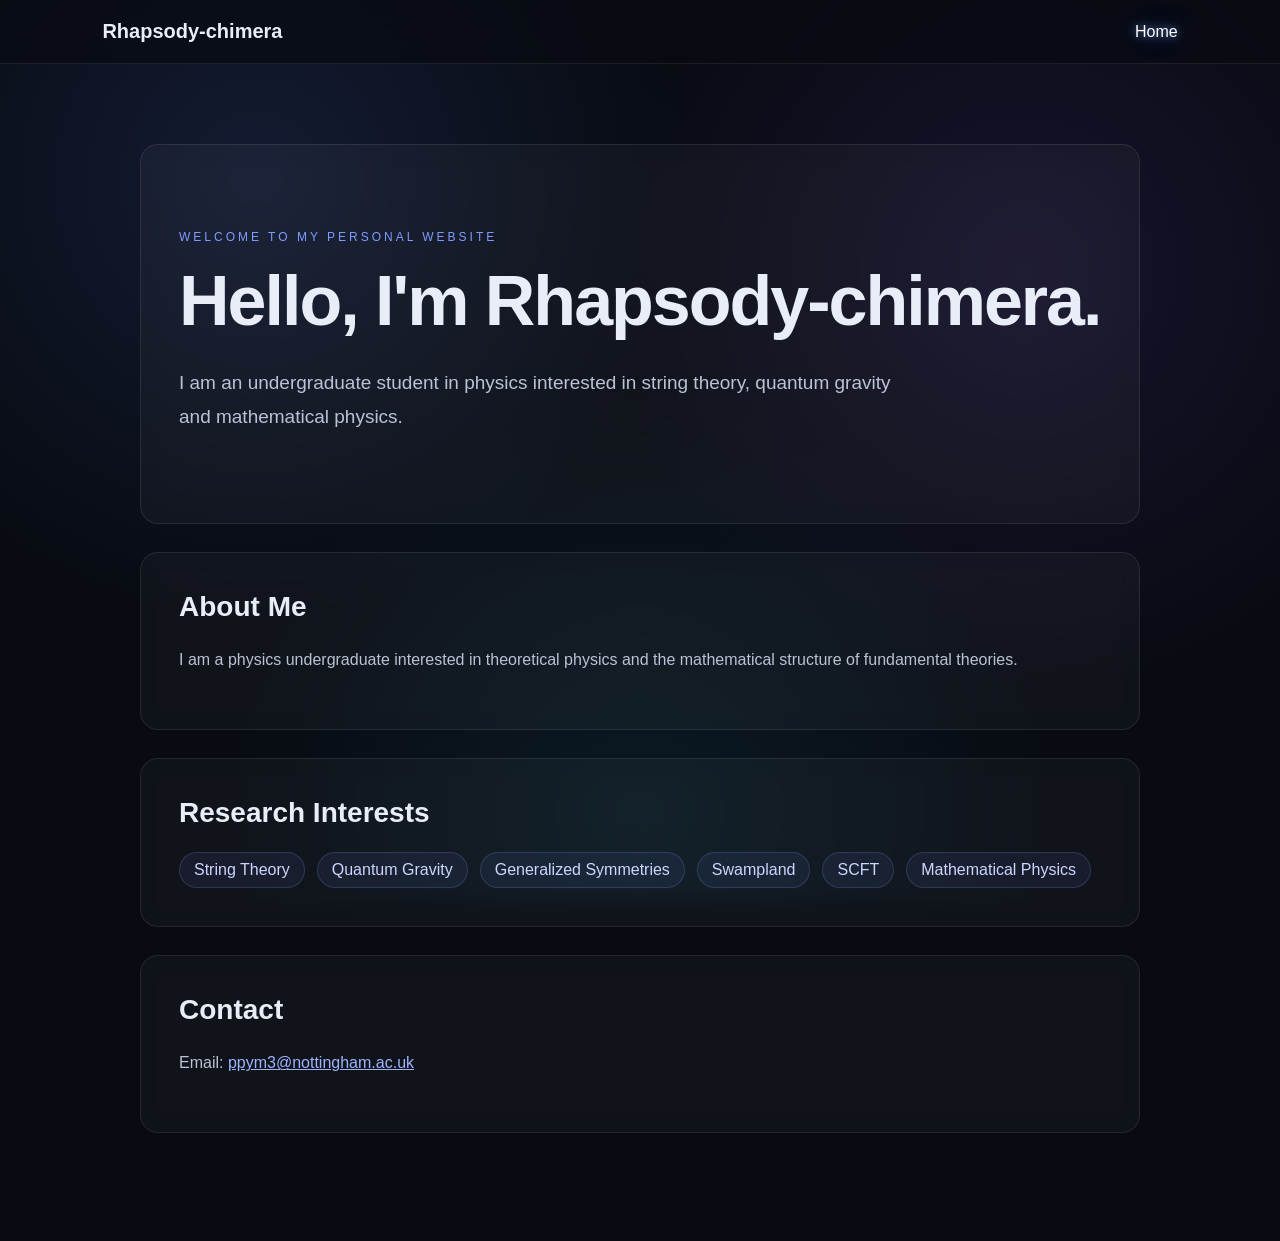
<file: index.html>
<!DOCTYPE html>
<html lang="en">

<head>
    <meta charset="UTF-8">
    <meta name="viewport" content="width=device-width, initial-scale=1.0">
    <title>Rhapsody-chimera</title>

    <link rel="stylesheet" href="style.css">
</head>

<body>

    <nav class="navbar">
        <div class="logo">Rhapsody-chimera</div>

        <div class="nav-links">
            <a class="active" href="index.html">Home</a>
        </div>
    </nav>


    <main class="container">

        <section class="hero glow-card">

            <p class="small-title">WELCOME TO MY PERSONAL WEBSITE</p>

            <h1>Hello, I'm Rhapsody-chimera.</h1>

            <p class="intro">
                I am an undergraduate student in physics interested in
                string theory, quantum gravity and mathematical physics.
            </p>

        </section>


        <section class="glow-card">

            <h2>About Me</h2>

            <p>
                I am a physics undergraduate interested in theoretical physics
                and the mathematical structure of fundamental theories.
            </p>

        </section>


        <section class="glow-card">

            <h2>Research Interests</h2>

            <div class="tags">

                <span>String Theory</span>
                <span>Quantum Gravity</span>
                <span>Generalized Symmetries</span>
                <span>Swampland</span>
                <span>SCFT</span>
                <span>Mathematical Physics</span>

            </div>

        </section>


        <section class="glow-card">

            <h2>Contact</h2>

            <p>
                Email:
                <a href="mailto:ppym3@nottingham.ac.uk">
                    ppym3@nottingham.ac.uk
                </a>
            </p>

        </section>

    </main>


    <script src="script.js"></script>

</body>

</html>
</file>
<file: style.css>
* {
    box-sizing: border-box;
}

html {
    scroll-behavior: smooth;
}

body {
    margin: 0;
    min-height: 100vh;

    font-family:
        Inter,
        -apple-system,
        BlinkMacSystemFont,
        "Segoe UI",
        sans-serif;

    color: #e8edf7;

    background:
        radial-gradient(circle at 20% 20%,
            rgba(66, 94, 180, 0.20),
            transparent 35%),

        radial-gradient(circle at 80% 30%,
            rgba(91, 61, 170, 0.18),
            transparent 35%),

        radial-gradient(circle at 50% 90%,
            rgba(30, 130, 160, 0.12),
            transparent 40%),

        #080b12;

    background-attachment: fixed;
}


/* ---------------- 导航栏 ---------------- */

.navbar {
    position: sticky;
    top: 0;

    display: flex;
    justify-content: space-between;
    align-items: center;

    padding: 20px 8%;

    background: rgba(8, 11, 18, 0.75);

    backdrop-filter: blur(15px);

    border-bottom: 1px solid rgba(255, 255, 255, 0.08);

    z-index: 100;
}

.logo {
    font-size: 20px;
    font-weight: 600;
}

.nav-links {
    display: flex;
    gap: 28px;
}

.nav-links a {
    color: #aab3c5;
    text-decoration: none;

    transition: 0.25s;
}

.nav-links a:hover,
.nav-links a.active {
    color: white;

    text-shadow:
        0 0 10px rgba(130, 170, 255, 0.8),
        0 0 25px rgba(90, 130, 255, 0.5);
}


/* ---------------- 主体 ---------------- */

.container {
    max-width: 1050px;

    margin: auto;

    padding: 80px 25px;
}

.hero {
    padding-top: 70px !important;
    padding-bottom: 70px !important;
}

h1 {
    font-size: clamp(40px, 6vw, 70px);

    margin: 10px 0 25px;

    letter-spacing: -2px;
}

h2 {
    font-size: 28px;

    margin-top: 0;
}

p {
    line-height: 1.8;

    color: #bac3d6;
}

.intro {
    max-width: 720px;

    font-size: 19px;
}

.small-title {
    color: #809cff;

    font-size: 12px;

    letter-spacing: 3px;
}


/* ---------------- 发光卡片 ---------------- */

.glow-card {
    position: relative;

    overflow: hidden;

    margin-bottom: 28px;

    padding: 38px;

    border-radius: 18px;

    background: rgba(255, 255, 255, 0.035);

    border: 1px solid rgba(255, 255, 255, 0.09);

    backdrop-filter: blur(10px);

    transition:
        transform 0.25s,
        border-color 0.25s;
}


/*
    这个伪元素就是鼠标光晕
*/

.glow-card::before {
    content: "";

    position: absolute;

    inset: 0;

    pointer-events: none;

    background:
        radial-gradient(
            400px circle at var(--mouse-x) var(--mouse-y),
            rgba(120, 160, 255, 0.18),
            transparent 40%
        );

    opacity: 0;

    transition: opacity 0.25s;
}

.glow-card:hover::before {
    opacity: 1;
}

.glow-card:hover {
    transform: translateY(-3px);

    border-color: rgba(120, 160, 255, 0.35);
}


/* ---------------- Research 标签 ---------------- */

.tags {
    display: flex;

    flex-wrap: wrap;

    gap: 12px;
}

.tags span {
    padding: 8px 14px;

    border-radius: 999px;

    background: rgba(110, 140, 255, 0.08);

    border: 1px solid rgba(130, 160, 255, 0.20);

    color: #ccd6ff;
}


/* ---------------- 链接 ---------------- */

a {
    color: #9db5ff;
}


/* ---------------- 手机 ---------------- */

@media (max-width: 650px) {

    .navbar {
        padding: 18px 22px;
    }

    .logo {
        font-size: 16px;
    }

    .nav-links {
        gap: 15px;
    }

    .container {
        padding: 45px 18px;
    }

    .glow-card {
        padding: 25px;
    }
}
.table-wrapper {
    width: 100%;

    overflow-x: auto;
}

.timetable {
    width: 100%;

    min-width: 850px;

    border-collapse: collapse;

    margin-top: 25px;
}

.timetable th,
.timetable td {

    padding: 15px;

    border: 1px solid rgba(255,255,255,0.1);

    text-align: center;

    vertical-align: middle;
}

.timetable th {

    background: rgba(100,130,220,0.15);

    color: white;
}

.timetable td {

    color: #cbd3e6;
}

.timetable tr:hover td {

    background: rgba(100,140,255,0.06);
}

.timetable .clash {

    background: rgba(220,70,90,0.12);

    color: #ffb6c1;
}

.timetable .clash:hover {

    background: rgba(220,70,90,0.20);
}
</file>
